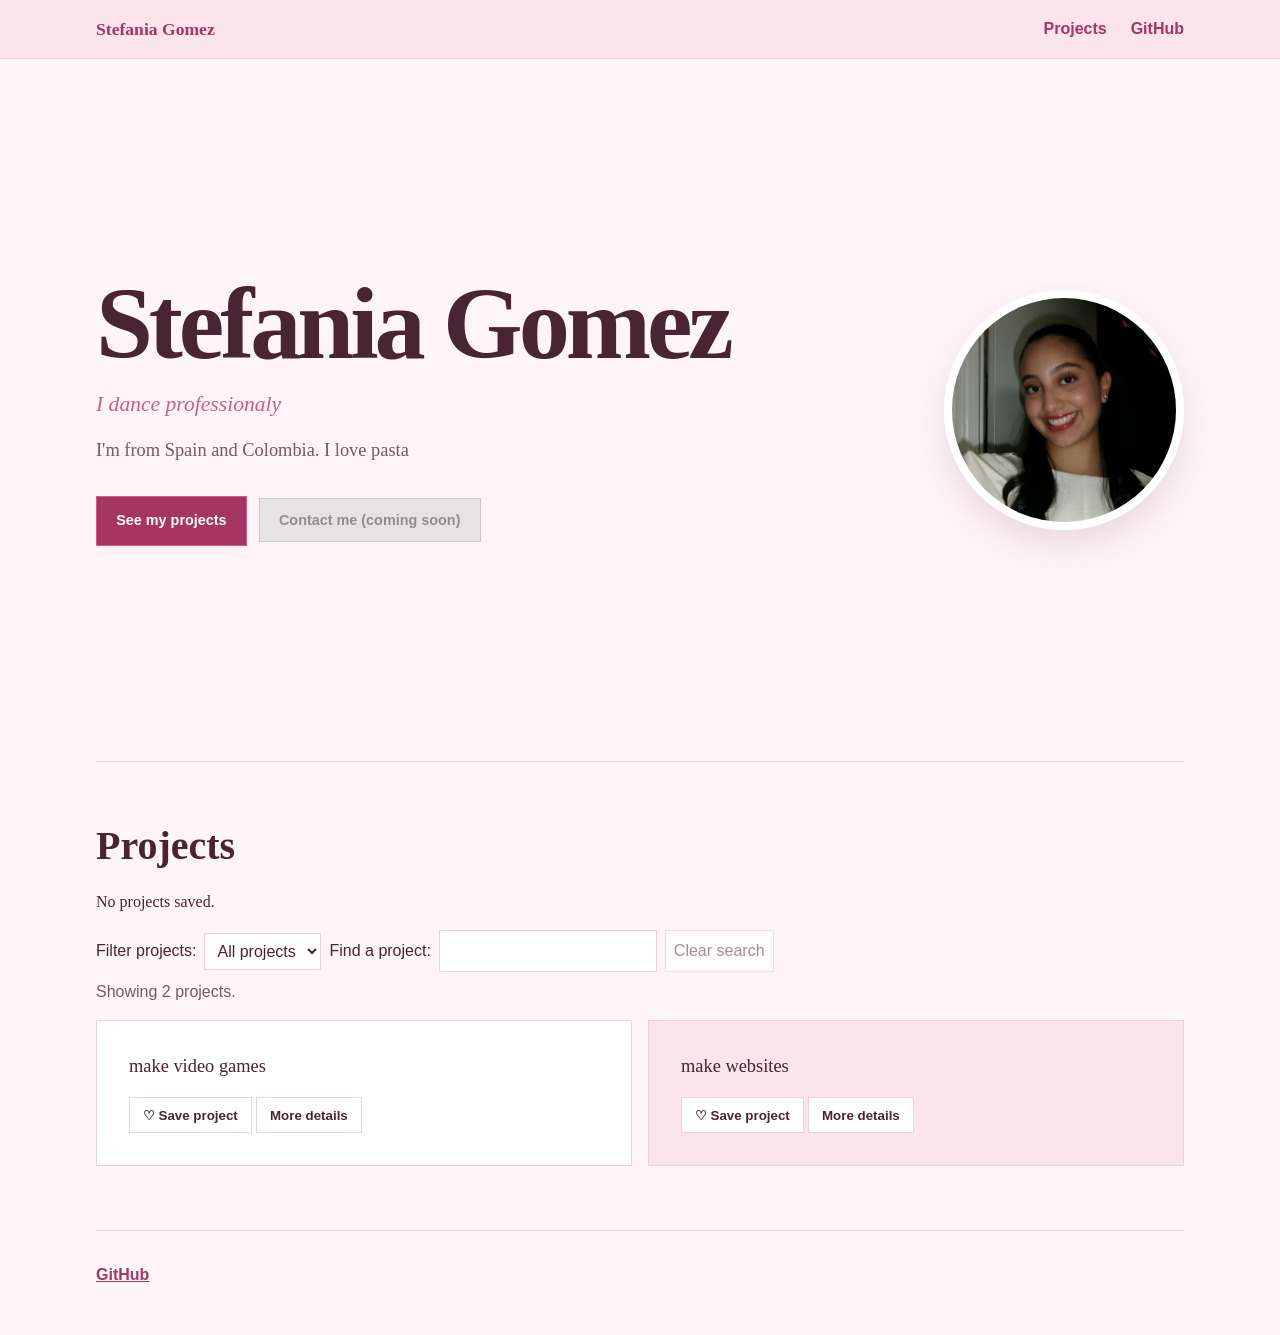
<file: HW1/index.html>
<!doctype html>
<html lang="en">
  <head>
    <meta charset="utf-8">
    <meta name="viewport" content="width=device-width, initial-scale=1">
    <title>Stefania Gomez | Portfolio</title>
    <link rel="stylesheet" href="./style.css">
    <script src="./script.js" defer></script>
  </head>
  <body>
    <nav class="site-nav" aria-label="Main navigation">
      <a class="site-nav__brand" href="#top">Stefania Gomez</a>
      <div class="site-nav__links">
        <a href="#projects">Projects</a>
        <a href="https://github.com/stefaniagomez" target="_blank" rel="noopener">GitHub</a>
      </div>
    </nav>

    <header id="top" class="hero">
      <div class="hero__content">
        <h1>Stefania Gomez</h1>
        <p class="subtitle">I dance professionaly</p>
        <p class="bio">I'm from Spain and Colombia. I love pasta</p>
        <a class="button" href="#projects">See my projects</a>
        <button class="button button--disabled" type="button" disabled>Contact me (coming soon)</button>
      </div>
      <img class="avatar" src="./assets/avatar.jpg" width="240" height="240" alt="Stefania Gomez">
    </header>

    <main>
      <section id="projects" class="projects" aria-labelledby="projects-title">
        <h2 id="projects-title">Projects</h2>
        <p class="saved-count" aria-live="polite">No projects saved.</p>
        <div class="project-filter">
          <label for="project-category">Filter projects:</label>
          <select id="project-category">
            <option value="all">All projects</option>
            <option value="games">Games</option>
            <option value="websites">Websites</option>
          </select>
          <label for="project-search">Find a project:</label>
          <input id="project-search" type="search">
          <button class="clear-search" type="button" disabled>Clear search</button>
        </div>
        <p class="filter-message" aria-live="polite">Showing 2 projects.</p>
        <div class="project-cards">
          <article class="card" data-category="games">
            <p>make video games</p>
            <button class="favorite-button" type="button" aria-pressed="false">♡ Save project</button>
            <p class="project-details" id="video-game-details" hidden>
              A collection of ideas for small, playful games.
            </p>
            <button
              class="details-button"
              type="button"
              aria-expanded="false"
              aria-controls="video-game-details"
            >
              More details
            </button>
          </article>
          <article class="card featured" data-category="websites">
            <p>make websites</p>
            <button class="favorite-button" type="button" aria-pressed="false">♡ Save project</button>
            <p class="project-details" id="website-details" hidden>
              Web pages built to share projects and ideas.
            </p>
            <button
              class="details-button"
              type="button"
              aria-expanded="false"
              aria-controls="website-details"
            >
              More details
            </button>
          </article>
        </div>
      </section> 
    </main>

    <footer class="site-footer">
      <a href="https://github.com/stefaniagomez" target="_blank" rel="noopener">GitHub</a>
    </footer>
  </body>
</html>
</file>
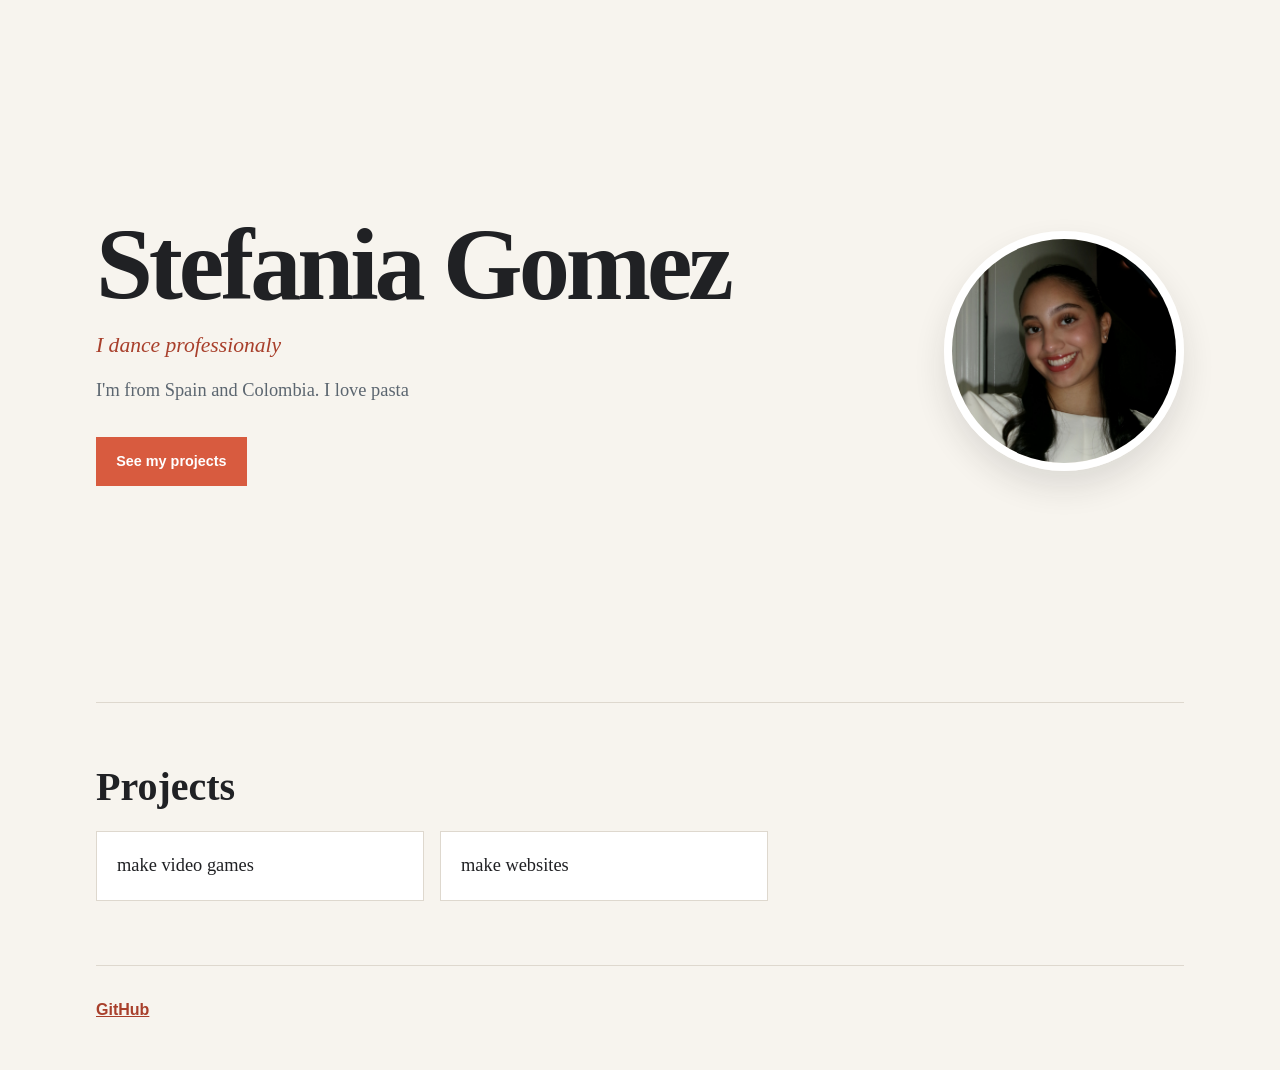
<file: labs/lab 3/index.html>
<!doctype html>
<html lang="en">
<head>
  <meta charset="utf-8">
  <meta name="viewport" content="width=device-width, initial-scale=1">
  <title>Stefania Gomez | Portfolio</title>
  <link rel="stylesheet" href="./style.css">
</head>
<body>
  <header class="hero">
    <div class="hero__content">
      <h1>Stefania Gomez</h1>
      <p class="subtitle">I dance professionaly</p>
      <p class="bio">I'm from Spain and Colombia. I love pasta</p>
      <a class="button" href="#projects">See my projects</a>
    </div>
    <img class="avatar" src="./assets/avatar.jpg" width="240" height="240" alt="Stefania Gomez">
  </header>

  <main>
    <section id="projects" class="projects">
      <h2>Projects</h2>
      <ul>
        <li>make video games</li>
        <li>make websites</li>
      </ul>
    </section>
  </main>

  <footer>
    <a href="https://github.com/stefaniagomez" target="_blank" rel="noopener">GitHub</a>
  </footer>
</body>
</html>
</file>
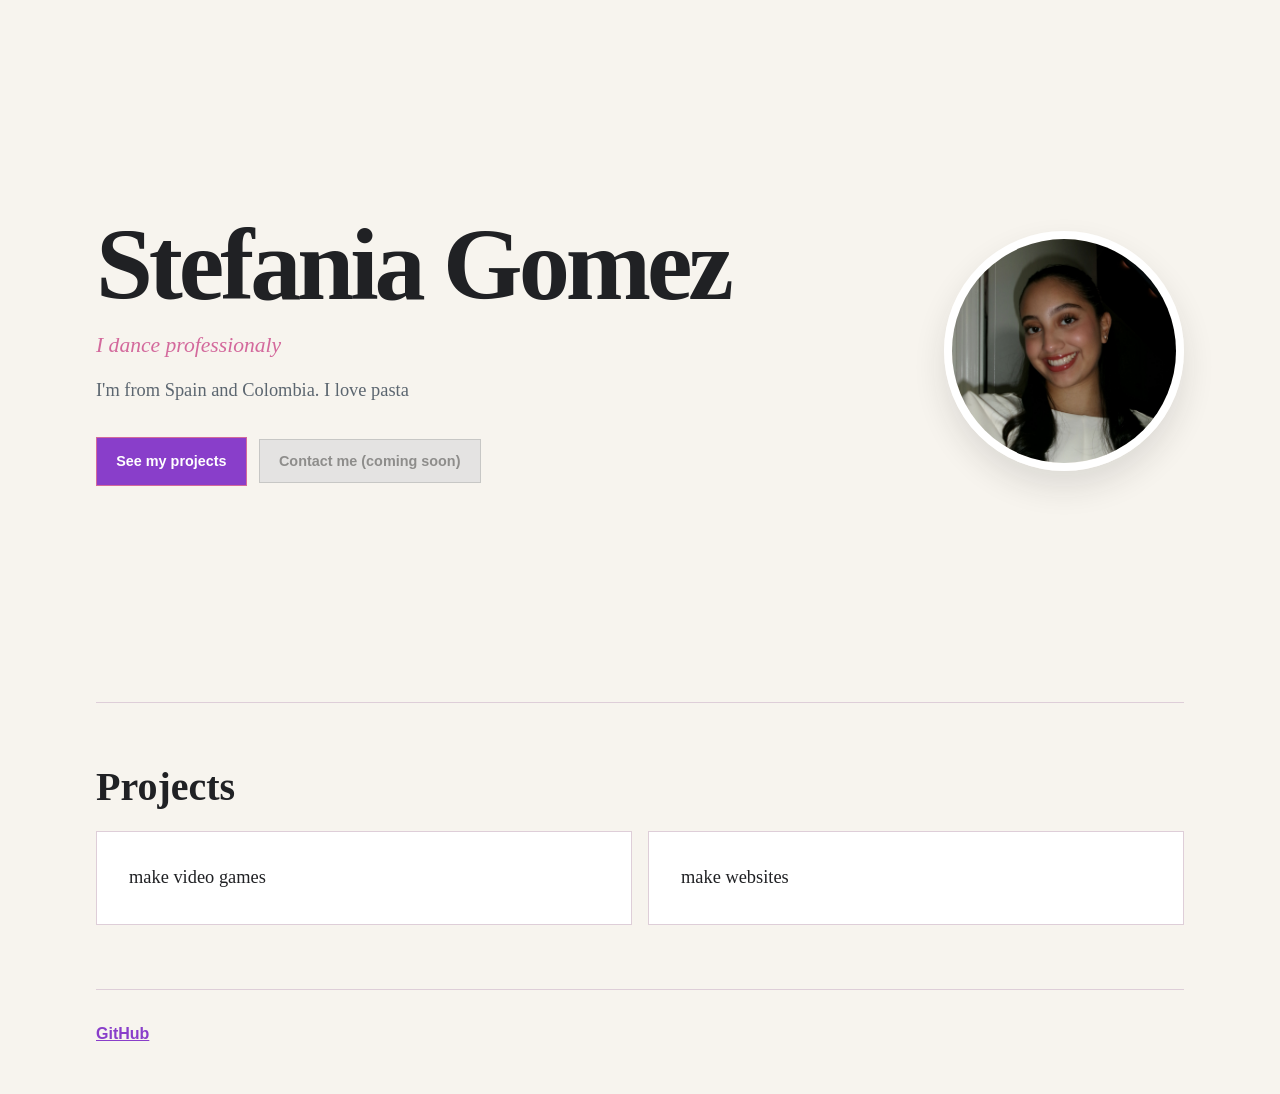
<file: labs/lab4/index.html>
<!doctype html>
<html lang="en">
  <head>
    <meta charset="utf-8">
    <meta name="viewport" content="width=device-width, initial-scale=1">
    <title>Stefania Gomez | Portfolio</title>
    <link rel="stylesheet" href="./style.css">
  </head>
  <body>
    <header class="hero">
      <div class="hero__content">
        <h1>Stefania Gomez</h1>
        <p class="subtitle">I dance professionaly</p>
        <p class="bio">I'm from Spain and Colombia. I love pasta</p>
        <a class="button" href="#projects">See my projects</a>
        <button class="button button--disabled" type="button" disabled>Contact me (coming soon)</button>
      </div>
      <img class="avatar" src="./assets/avatar.jpg" width="240" height="240" alt="Stefania Gomez">
    </header>

    <main>
      <section id="projects" class="projects" aria-labelledby="projects-title">
        <h2 id="projects-title">Projects</h2>
        <div class="project-cards">
          
   <article class="card">
    make video games
   </article>

   <article class="card featured">
    make websites
   </article>
    </div>
      </section> 
    </main>

    <footer class="site-footer">
      <a href="https://github.com/stefaniagomez" target="_blank" rel="noopener">GitHub</a>
    </footer>
  </body>
</html>
</file>
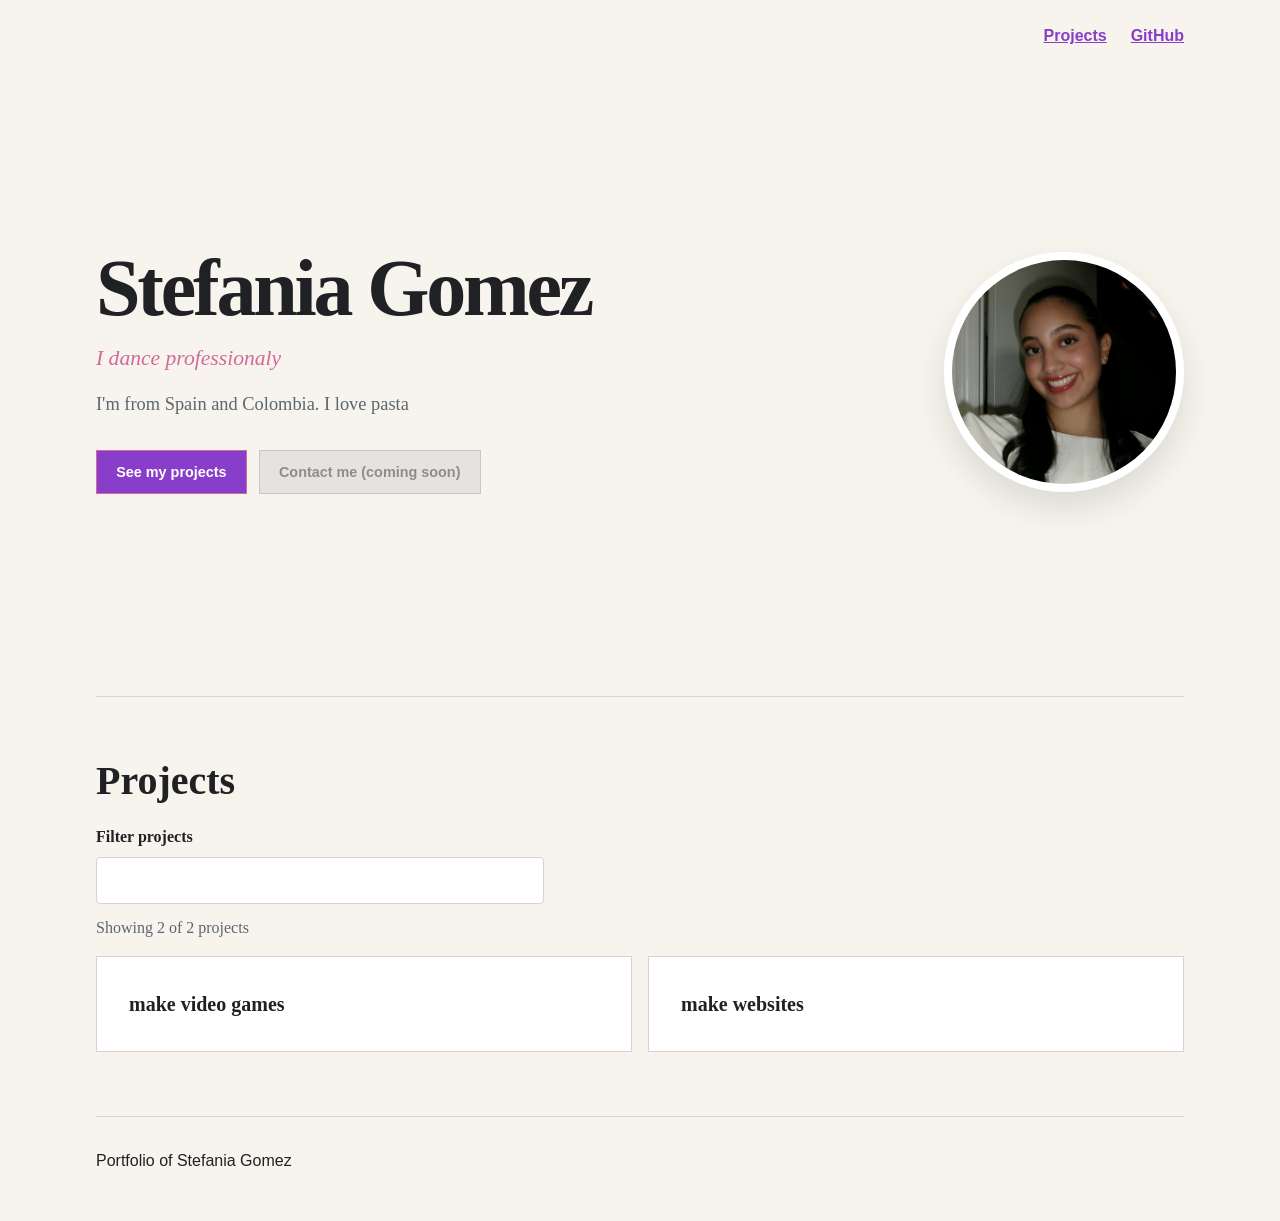
<file: labs/lab5/index.html>
<!doctype html>
<html lang="en">
  <head>
    <meta charset="utf-8">
    <meta name="viewport" content="width=device-width, initial-scale=1">
    <title>Stefania Gomez | Portfolio</title>
    <link rel="stylesheet" href="./style.css">
    <script src="./app.js" defer></script>
  </head>
  <body class="page">
    <header class="site-header">
      <nav class="site-nav" aria-label="Main navigation">
        <ul class="site-nav__list">
          <li><a class="site-nav__link" href="#projects">Projects</a></li>
          <li>
            <a class="site-nav__link" href="https://github.com/stefaniagomez" target="_blank" rel="noopener">
              GitHub
            </a>
          </li>
        </ul>
      </nav>
      <section class="hero" aria-labelledby="hero-title">
        <div class="hero__content">
          <h1 class="hero__title" id="hero-title">Stefania Gomez</h1>
          <p class="subtitle">I dance professionaly</p>
          <p class="bio">I'm from Spain and Colombia. I love pasta</p>
          <div class="hero__actions">
            <button class="button button--primary" type="button" data-projects-button>
              See my projects
            </button>
            <button class="button button--disabled" type="button" disabled>
              Contact me (coming soon)
            </button>
          </div>
        </div>
        <img class="avatar" src="./assets/avatar.jpg" alt="Stefania Gomez">
      </section>
    </header>

    <main class="main-content">
      <section class="projects" id="projects" aria-labelledby="projects-title" tabindex="-1">
        <h2 class="section-title" id="projects-title">Projects</h2>
        <div class="project-filter">
          <label class="project-filter__label" for="filter-input">Filter projects</label>
          <input class="project-filter__input" id="filter-input" type="text">
        </div>
        <p class="project-count" id="project-count" aria-live="polite">Showing 2 of 2 projects</p>
        <div class="project-cards">
          <article class="card">
            <h3 class="card__title">make video games</h3>
          </article>
          <article class="card">
            <h3 class="card__title">make websites</h3>
          </article>
        </div>
      </section>
    </main>

    <footer class="site-footer">
      <p class="site-footer__text">Portfolio of Stefania Gomez</p>
    </footer>
  </body>
</html>
</file>
<file: HW1/style.css>
*, *::before, *::after {
  box-sizing: border-box;
}

:root {
  color-scheme: light;
  --ink: #492432;
  --muted: #765966;
  --paper: #fff5f8;
  --accent: #cf5d87;
  --accent-dark: #a73563;
  --line: #efd1dd;
  --card: #ffffff;
  --pink-soft: #fce4ed;
}

html {
  scroll-behavior: smooth;
}

body {
  margin: 0;
  overflow-x: hidden;
  background: var(--paper);
  color: var(--ink);
  font-family: Georgia, "Times New Roman", serif;
  line-height: 1.5;
}

.site-nav {
  display: flex;
  align-items: center;
  justify-content: space-between;
  gap: 1rem;
  padding: 1rem max(1.5rem, calc((100% - 68rem) / 2));
  border-bottom: 1px solid var(--line);
  background: var(--pink-soft);
  font-family: Arial, sans-serif;
}

.site-nav a {
  color: var(--accent-dark);
  font-weight: 700;
  text-decoration: none;
}

.site-nav a:hover,
.site-nav a:focus-visible {
  color: var(--ink);
  text-decoration: underline;
  text-underline-offset: 0.2em;
}

.site-nav__brand {
  font-family: Georgia, "Times New Roman", serif;
  font-size: 1.1rem;
}

.site-nav__links {
  display: flex;
  flex-wrap: wrap;
  gap: 1.5rem;
}

.hero,
.projects,
.site-footer {
  width: min(100% - 3rem, 68rem);
  margin: 0 auto;
}

.hero {
  display: grid;
  grid-template-columns: minmax(0, 1fr) auto;
  align-items: center;
  gap: 5rem;
  min-height: 78vh;
  padding: 5rem 0;
}

.hero__content {
  max-width: 40rem;
}

h1,
h2,
p {
  margin-top: 0;
}

h1 {
  margin-bottom: 1rem;
  font-size: clamp(3.2rem, 8vw, 6.5rem);
  line-height: 0.95;
  letter-spacing: -0.04em;
}

.subtitle {
  margin-bottom: 1rem;
  color: var(--accent);
  font-size: 1.35rem;
  font-style: italic;
}

.bio {
  max-width: 28rem;
  margin-bottom: 2rem;
  color: var(--muted);
  font-size: 1.15rem;
}

.button {
  display: inline-block;
  padding: 0.8rem 1.2rem;
  border: 1px solid var(--accent);
  background: var(--accent-dark);
  color: #ffffff;
  font-family: Arial, sans-serif;
  font-size: 0.9rem;
  font-weight: 700;
  text-decoration: none;
}

.button:not(:disabled):hover {
  border-color: #84284d;
  background: #84284d;
  box-shadow: 0 0.3rem 0.8rem rgba(73, 36, 50, 0.2);
}

.button:not(:disabled):focus-visible {
  outline: 0.2rem solid var(--accent-dark);
  outline-offset: 0.2rem;
}

.button:not(:disabled):active {
  border-color: #6c1e3d;
  background: #6c1e3d;
  box-shadow: inset 0 0.15rem 0.35rem rgba(73, 36, 50, 0.3);
  transform: translateY(0.1rem);
}

.button:disabled {
  border-color: #b8b8b8;
  background: #dedede;
  color: #6b6b6b;
  cursor: not-allowed;
  opacity: 0.75;
}

.button--disabled {
  margin-left: 0.5rem;
}

.avatar {
  display: block;
  width: 15rem;
  height: 15rem;
  border: 8px solid #ffffff;
  border-radius: 50%;
  object-fit: cover;
  box-shadow: 0 1rem 2rem rgba(73, 36, 50, 0.12);
}

.projects {
  padding: 4rem 0;
  border-top: 1px solid var(--line);
}

h2 {
  margin-bottom: 1.5rem;
  font-size: 2.5rem;
  line-height: 1;
}

.project-filter {
  display: flex;
  flex-wrap: wrap;
  align-items: center;
  gap: 0.5rem;
  margin-bottom: 0.5rem;
  font-family: Arial, sans-serif;
}

.project-filter select,
.project-filter input,
.clear-search {
  padding: 0.5rem;
  border: 1px solid var(--line);
  background: #ffffff;
  color: var(--ink);
  font: inherit;
}

.project-filter select:focus-visible,
.project-filter input:focus-visible,
.clear-search:focus-visible {
  outline: 0.2rem solid var(--accent-dark);
  outline-offset: 0.2rem;
}

.clear-search {
  cursor: pointer;
}

.clear-search:disabled {
  color: var(--muted);
  cursor: not-allowed;
  opacity: 0.65;
}

.filter-message {
  margin-bottom: 1rem;
  color: var(--muted);
  font-family: Arial, sans-serif;
}

ul {
  display: grid;
  grid-template-columns: repeat(2, minmax(0, 1fr));
  gap: 1rem;
  max-width: 42rem;
  margin: 0;
  padding: 0;
  list-style: none;
}

.project-cards {
  display: flex;
  flex-wrap: wrap;
  gap: 1rem;
}

.card {
  flex: 1 1 18rem;
  padding: 2rem;
  border: 1px solid var(--line);
  background: var(--card);
  font-size: 1.15rem;
}

.card.featured {
  background: var(--pink-soft);
}

.card p {
  margin-bottom: 1rem;
}

.card--saved {
  border-color: var(--accent);
  box-shadow: 0 0 0 0.15rem var(--pink-soft);
}

.favorite-button,
.details-button {
  padding: 0.6rem 0.8rem;
  border: 1px solid var(--line);
  background: #ffffff;
  color: var(--ink);
  font-family: Arial, sans-serif;
  font-weight: 700;
  cursor: pointer;
}

.favorite-button[aria-pressed="true"] {
  border-color: var(--accent-dark);
  background: var(--accent-dark);
  color: #ffffff;
}

.favorite-button:hover,
.details-button:hover {
  border-color: var(--accent-dark);
}

.favorite-button:focus-visible,
.details-button:focus-visible {
  outline: 0.2rem solid var(--accent-dark);
  outline-offset: 0.2rem;
}

.site-footer {
  padding: 2rem 0 3rem;
  border-top: 1px solid var(--line);
  font-family: Arial, sans-serif;
}

.site-footer a {
  color: var(--accent-dark);
  font-weight: 700;
}

@media (max-width: 767px) {
  .site-nav {
    padding: 1rem;
  }

  .hero,
  .projects,
  .site-footer {
    width: min(100% - 2rem, 40rem);
  }

  .hero {
    grid-template-columns: 1fr;
    gap: 2.5rem;
    min-height: auto;
    padding: 4rem 0;
  }

  .avatar {
    width: 11.25rem;
    height: 11.25rem;
    margin: 0 auto;
  }

  ul {
    grid-template-columns: 1fr;
  }
}
</file>
<file: labs/lab 3/style.css>
* {
  box-sizing: border-box;
}

:root {
  color-scheme: light;
  --ink: #202124;
  --muted: #5c6670;
  --paper: #f7f4ee;
  --accent: #d85b3f;
  --accent-dark: #a83f2b;
  --line: #ded8ce;
}

body {
  margin: 0;
  background: var(--paper);
  color: var(--ink);
  font-family: Georgia, "Times New Roman", serif;
  line-height: 1.5;
}

.hero,
.projects,
footer {
  width: min(100% - 3rem, 68rem);
  margin: 0 auto;
}

.hero {
  display: grid;
  grid-template-columns: 1fr auto;
  align-items: center;
  gap: 4rem;
  min-height: 78vh;
  padding: 5rem 0;
}

.hero__content {
  max-width: 40rem;
}

h1,
h2,
p {
  margin-top: 0;
}

h1 {
  margin-bottom: 1rem;
  font-size: clamp(3.2rem, 8vw, 6.5rem);
  line-height: 0.95;
  letter-spacing: -0.04em;
}

.subtitle {
  margin-bottom: 1rem;
  color: var(--accent-dark);
  font-size: 1.35rem;
  font-style: italic;
}

.bio {
  max-width: 28rem;
  margin-bottom: 2rem;
  color: var(--muted);
  font-size: 1.15rem;
}

.button {
  display: inline-block;
  padding: 0.8rem 1.2rem;
  border: 1px solid var(--accent);
  background: var(--accent);
  color: #fff;
  font-family: Arial, sans-serif;
  font-size: 0.9rem;
  font-weight: 700;
  text-decoration: none;
}

.button:hover,
.button:focus-visible {
  border-color: var(--accent-dark);
  background: var(--accent-dark);
}

.avatar {
  width: 240px;
  height: 240px;
  border-radius: 50%;
  object-fit: cover;
  border: 8px solid #fff;
  box-shadow: 0 1rem 2rem rgba(32, 33, 36, 0.12);
}

.projects {
  padding: 4rem 0;
  border-top: 1px solid var(--line);
}

h2 {
  margin-bottom: 1.5rem;
  font-size: 2.5rem;
  line-height: 1;
}

ul {
  display: grid;
  grid-template-columns: repeat(2, minmax(0, 1fr));
  gap: 1rem;
  max-width: 42rem;
  margin: 0;
  padding: 0;
  list-style: none;
}

li {
  padding: 1.25rem;
  border: 1px solid var(--line);
  background: #fff;
  font-size: 1.15rem;
}

footer {
  padding: 2rem 0 3rem;
  border-top: 1px solid var(--line);
  font-family: Arial, sans-serif;
}

footer a {
  color: var(--accent-dark);
  font-weight: 700;
}

@media (max-width: 767px) {
  .hero,
  .projects,
  footer {
    width: min(100% - 2rem, 40rem);
  }

  .hero {
    grid-template-columns: 1fr;
    gap: 2.5rem;
    min-height: auto;
    padding: 4rem 0;
  }

  .avatar {
    width: 180px;
    height: 180px;
  }

  ul {
    grid-template-columns: 1fr;
  }
}
</file>
<file: labs/lab4/style.css>
* {
  box-sizing: border-box;
}

:root {
  color-scheme: light;
  --ink: #202124;
  --muted: #5c6670;
  --paper: #f7f4ee;
  --accent: hsl(331, 55%, 62%);
  --accent-dark: #893eca;
  --line: #deced8;
  --card: #ffffff;
}

html {
  scroll-behavior: auto;
}

body {
  margin: 0;
  overflow-x: hidden;
  background: var(--paper);
  color: var(--ink);
  font-family: Georgia, "Times New Roman", serif;
  line-height: 1.5;
}

.hero,
.projects,
.site-footer {
  width: min(100% - 3rem, 68rem);
  margin: 0 auto;
}

.hero {
  display: grid;
  grid-template-columns: minmax(0, 1fr) auto;
  align-items: center;
  gap: 5rem;/*hand-edited by SGomez*/
  min-height: 78vh;
  padding: 5rem 0;
}

.hero__content {
  max-width: 40rem;
}

h1,
h2,
p {
  margin-top: 0;
}

h1 {
  margin-bottom: 1rem;
  font-size: clamp(3.2rem, 8vw, 6.5rem);
  line-height: 0.95;
  letter-spacing: -0.04em;
}

.subtitle {
  margin-bottom: 1rem;
  color: var(--accent);
  font-size: 1.35rem;
  font-style: italic;
}

.bio {
  max-width: 28rem;
  margin-bottom: 2rem;
  color: var(--muted);
  font-size: 1.15rem;
}

.button {
  display: inline-block;
  padding: 0.8rem 1.2rem;
  border: 1px solid var(--accent);
  background: var(--accent-dark);
  color: #ffffff;
  font-family: Arial, sans-serif;
  font-size: 0.9rem;
  font-weight: 700;
  text-decoration: none;
}

.button:not(:disabled):hover {
  border-color: #6e2da8;
  background: var(--accent-dark);
  box-shadow: 0 0.3rem 0.8rem rgba(32, 33, 36, 0.2);
}

.button:not(:disabled):focus-visible {
  outline: 0.2rem solid var(--accent-dark);
  outline-offset: 0.2rem;
}

.button:not(:disabled):active {
  border-color: #542080;
  background: #542080;
  box-shadow: inset 0 0.15rem 0.35rem rgba(32, 33, 36, 0.3);
  transform: translateY(0.1rem);
}

.button:disabled {
  border-color: #b8b8b8;
  background: #dedede;
  color: #6b6b6b;
  cursor: not-allowed;
  opacity: 0.75;
}

.button--disabled {
  margin-left: 0.5rem;
}

.avatar {
  display: block;
  width: 240px;
  height: 240px;
  border: 8px solid #ffffff;
  border-radius: 50%;
  object-fit: cover;
  box-shadow: 0 1rem 2rem rgba(32, 33, 36, 0.12);
}

.projects {
  padding: 4rem 0;
  border-top: 1px solid var(--line);
}

h2 {
  margin-bottom: 1.5rem;
  font-size: 2.5rem;
  line-height: 1;
}

ul {
  display: grid;
  grid-template-columns: repeat(2, minmax(0, 1fr));
  gap: 1rem;
  max-width: 42rem;
  margin: 0;
  padding: 0;
  list-style: none;
}

.project-cards {
  display: grid;
  grid-template-columns: repeat(2, minmax(0, 1fr));
  gap: 1rem;
}


/*hand-edited by SGomez*/
.card {
  padding: 2.00rem;
  border: 1px solid var(--line);
  background: var(--card);
  font-size: 1.15rem;
}
/*hand-edited by SGomez*/
.card.featured {
  padding: 2.00rem;
}

.site-footer {
  padding: 2rem 0 3rem;
  border-top: 1px solid var(--line);
  font-family: Arial, sans-serif;
}

.site-footer a {
  color: var(--accent-dark);
  font-weight: 700;
}

@media (max-width: 767px) {
  .hero,
  .projects,
  .site-footer {
    width: min(100% - 2rem, 40rem);
  }

  .hero {
    grid-template-columns: 1fr;
    gap: 2.5rem;
    min-height: auto;
    padding: 4rem 0;
  }

  .avatar {
    width: 180px;
    height: 180px;
    margin: 0 auto;
  }

  ul {
    grid-template-columns: 1fr;
  }
}
</file>
<file: labs/lab5/style.css>
*, *::before, *::after { box-sizing: border-box; }

.page {
  --ink: #202124;
  --muted: #5c6670;
  --paper: #f7f4ee;
  --accent: hsl(331, 55%, 62%);
  --accent-dark: #893eca;
  --line: #deced8;
  --card: #ffffff;
  margin: 0;
  background: var(--paper);
  color: var(--ink);
  font-family: Georgia, "Times New Roman", serif;
  line-height: 1.5;
}

.site-nav,
.hero,
.projects,
.site-footer {
  width: min(calc(100% - 3rem), 68rem);
  margin: 0 auto;
}

.site-nav {
  padding: 1.5rem 0 0;
  font-family: Arial, sans-serif;
}

.site-nav__list {
  display: flex;
  flex-wrap: wrap;
  justify-content: flex-end;
  gap: 1.5rem;
  margin: 0;
  padding: 0;
  list-style: none;
}

.site-nav__link,
.site-footer__link {
  color: var(--accent-dark);
  font-weight: 700;
}

.hero {
  display: grid;
  grid-template-columns: minmax(0, 1fr) auto;
  align-items: center;
  gap: 4rem;
  min-height: 72vh;
  padding: 4rem 0;
}

.hero__content {
  max-width: 40rem;
}

.hero__title,
.section-title,
.subtitle,
.bio,
.card__title,
.site-footer__text {
  margin-top: 0;
}

.hero__title {
  margin-bottom: 1rem;
  font-size: 5rem;
  line-height: 0.95;
  letter-spacing: -0.04em;
}

.subtitle {
  margin-bottom: 1rem;
  color: var(--accent);
  font-size: 1.35rem;
  font-style: italic;
}

.bio {
  max-width: 28rem;
  margin-bottom: 2rem;
  color: var(--muted);
  font-size: 1.15rem;
}

.hero__actions {
  display: flex;
  flex-wrap: wrap;
  gap: 0.75rem;
}

.button {
  display: inline-block;
  padding: 0.8rem 1.2rem;
  border: 1px solid var(--accent);
  background: var(--accent-dark);
  color: #ffffff;
  font-family: Arial, sans-serif;
  font-size: 0.9rem;
  font-weight: 700;
}

.button--primary {
  cursor: pointer;
}

.button:not(:disabled):hover {
  border-color: #6e2da8;
  background: #6e2da8;
  box-shadow: 0 0.3rem 0.8rem rgba(32, 33, 36, 0.2);
  transform: translateY(-0.1rem);
}

.button:not(:disabled):focus-visible {
  outline: 0.2rem solid var(--accent-dark);
  outline-offset: 0.2rem;
}

.button:not(:disabled):active {
  border-color: #542080;
  background: #542080;
  box-shadow: inset 0 0.15rem 0.35rem rgba(32, 33, 36, 0.3);
  transform: translateY(0.1rem);
}

.button:disabled {
  border-color: #b8b8b8;
  background: #dedede;
  color: #6b6b6b;
  cursor: not-allowed;
  opacity: 0.75;
}

.avatar {
  display: block;
  width: 15rem;
  height: 15rem;
  border: 0.5rem solid #ffffff;
  border-radius: 50%;
  object-fit: cover;
  box-shadow: 0 1rem 2rem rgba(32, 33, 36, 0.12);
}

.projects {
  padding: 4rem 0;
  border-top: 1px solid var(--line);
  scroll-margin-top: 2rem;
}

.section-title {
  margin-bottom: 1.5rem;
  font-size: 2.5rem;
  line-height: 1;
}

.project-filter {
  display: grid;
  gap: 0.5rem;
  max-width: 28rem;
  margin-bottom: 0.75rem;
}

.project-filter__label {
  font-weight: 700;
}

.project-filter__input {
  width: 100%;
  padding: 0.65rem 0.75rem;
  border: 1px solid var(--line);
  border-radius: 0.25rem;
  font: inherit;
}

.project-count {
  margin: 0 0 1rem;
  color: var(--muted);
}

.project-cards {
  display: flex;
  flex-wrap: wrap;
  gap: 1rem;
}

.card {
  flex: 1 1 18rem;
  min-width: 0;
  padding: 2rem;
  border: 1px solid var(--line);
  background: var(--card);
  font-size: 1.15rem;
}

.card__title {
  margin-bottom: 0;
  font-size: 1.25rem;
}

.is-hidden {
  display: none;
}

.site-footer {
  padding: 2rem 0 3rem;
  border-top: 1px solid var(--line);
  font-family: Arial, sans-serif;
}

.site-footer__text {
  margin-bottom: 0;
}

@media (max-width: 48rem) {
  .site-nav,
  .hero,
  .projects,
  .site-footer {
    width: min(calc(100% - 2rem), 40rem);
  }

  .hero {
    grid-template-columns: minmax(0, 1fr);
    gap: 2.5rem;
    min-height: auto;
    padding: 3rem 0;
  }

  .hero__title {
    font-size: 3rem;
  }

  .avatar {
    width: 11.25rem;
    height: 11.25rem;
    margin: 0 auto;
  }

  .card {
    flex-basis: 100%;
  }
}
</file>
